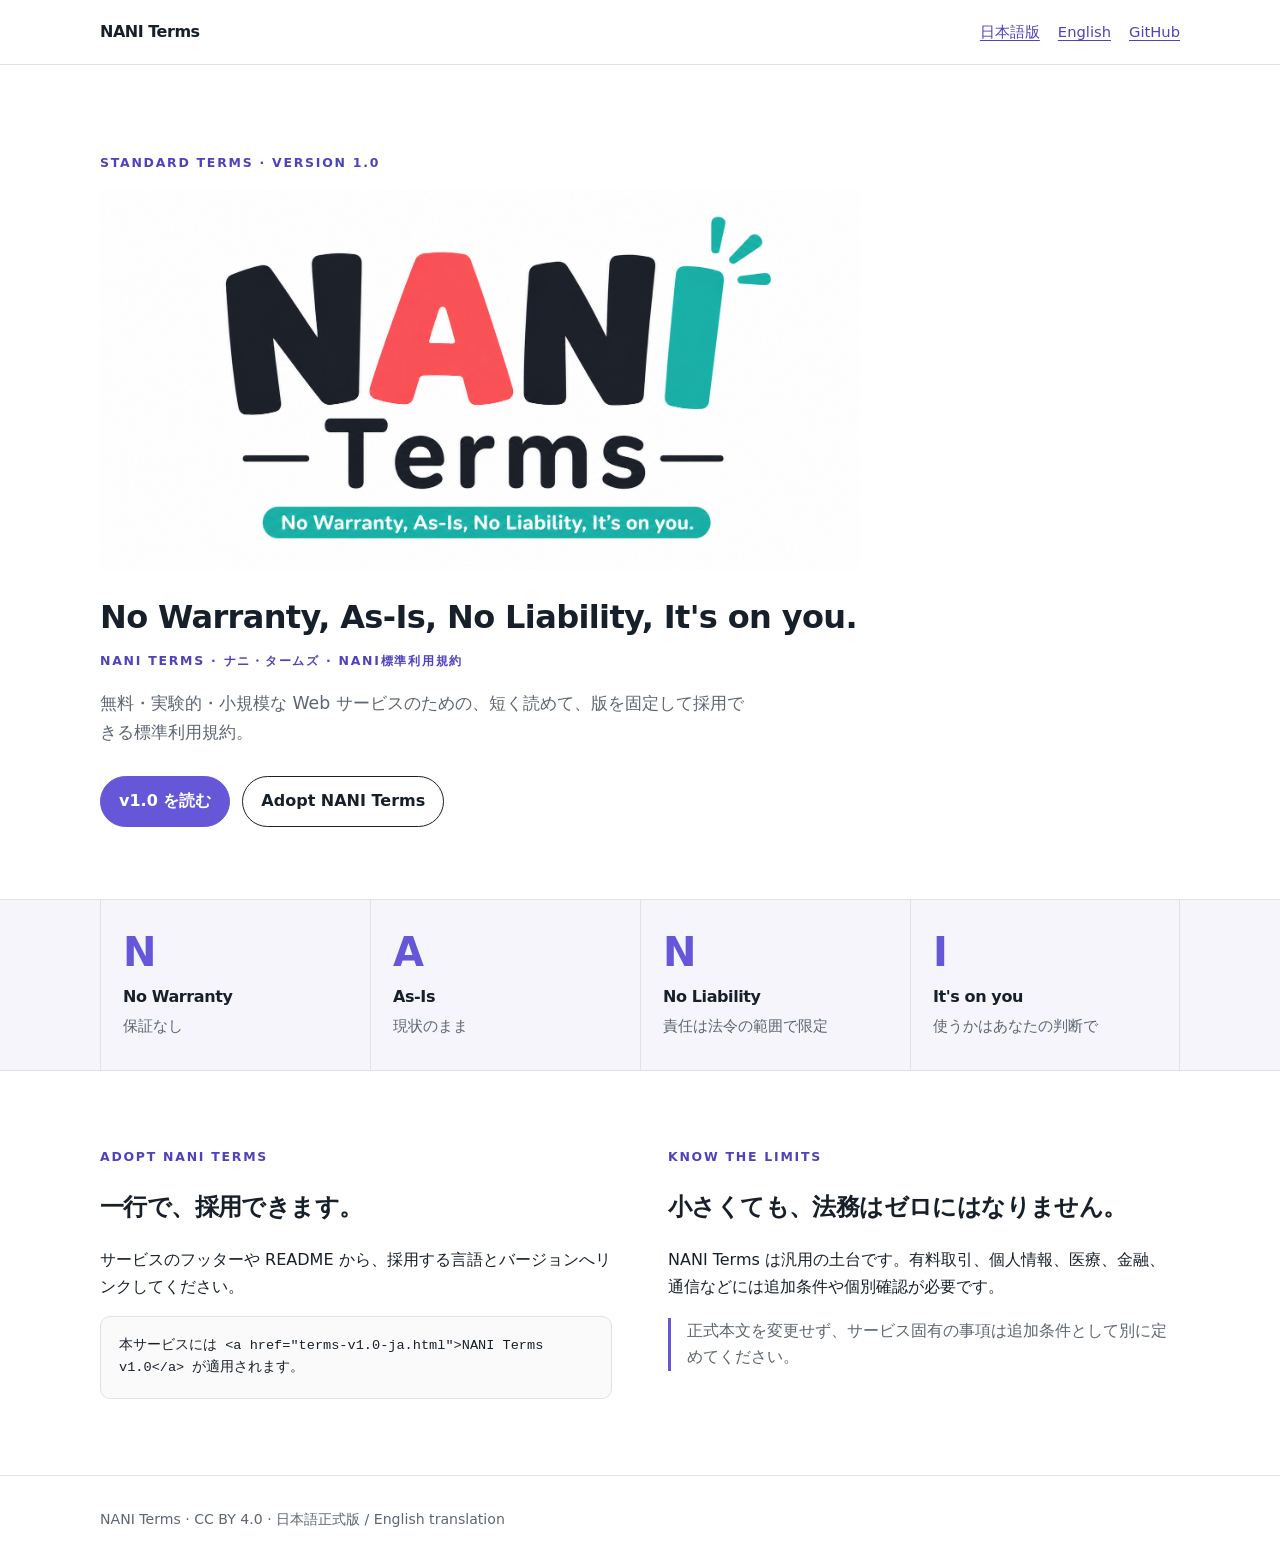
<file: docs/index.html>
<!doctype html>
<html lang="ja">
<head>
  <meta charset="utf-8">
  <meta name="viewport" content="width=device-width, initial-scale=1">
  <meta name="description" content="無料・実験的・小規模なサービスのためのシンプルな標準利用規約、NANI Terms。">
  <title>NANI Terms — Simple terms for small services</title>
  <link rel="stylesheet" href="style.css">
</head>
<body>
  <header><nav class="wrap" aria-label="メインナビゲーション">
    <a class="brand" href="index.html">NANI Terms</a>
    <div class="nav-links"><a href="terms-v1.0-ja.html">日本語版</a><a href="terms-v1.0-en.html" lang="en">English</a><a href="https://github.com/code4fukui/NANI-Terms">GitHub</a></div>
  </nav></header>
  <main>
    <div class="hero wrap">
      <div class="eyebrow">Standard terms · Version 1.0</div>
      <h1 class="sr-only">NANI Terms</h1>
      <img class="hero-logo" src="assets/logo.png" alt="NANI Terms — ナニ・タームズ">
      <p class="tagline"><strong>No Warranty, As-Is, No Liability, It's on you.</strong></p>
      <p class="eyebrow">NANI Terms · ナニ・タームズ · NANI標準利用規約</p>
      <p class="lede">無料・実験的・小規模な Web サービスのための、短く読めて、版を固定して採用できる標準利用規約。</p>
      <div class="actions"><a class="button primary" href="terms-v1.0-ja.html">v1.0 を読む</a><a class="button" href="#adopt">Adopt NANI Terms</a></div>
    </div>
    <div class="meaning"><div class="wrap grid">
      <article><span class="letter">N</span><div><h2>No Warranty</h2><p>保証なし</p></div></article>
      <article><span class="letter">A</span><div><h2>As-Is</h2><p>現状のまま</p></div></article>
      <article><span class="letter">N</span><div><h2>No Liability</h2><p>責任は法令の範囲で限定</p></div></article>
      <article><span class="letter">I</span><div><h2>It's on you</h2><p>使うかはあなたの判断で</p></div></article>
    </div></div>
    <section class="content wrap" id="adopt"><div class="two-col">
      <div><div class="eyebrow">Adopt NANI Terms</div><h2>一行で、採用できます。</h2><p>サービスのフッターや README から、採用する言語とバージョンへリンクしてください。</p><div class="snippet">本サービスには &lt;a href="terms-v1.0-ja.html"&gt;NANI Terms v1.0&lt;/a&gt; が適用されます。</div></div>
      <div><div class="eyebrow">Know the limits</div><h2>小さくても、法務はゼロにはなりません。</h2><p>NANI Terms は汎用の土台です。有料取引、個人情報、医療、金融、通信などには追加条件や個別確認が必要です。</p><p class="note">正式本文を変更せず、サービス固有の事項は追加条件として別に定めてください。</p></div>
    </div></section>
  </main>
  <footer><div class="wrap">NANI Terms · CC BY 4.0 · 日本語正式版 / English translation</div></footer>
</body>
</html>
</file>
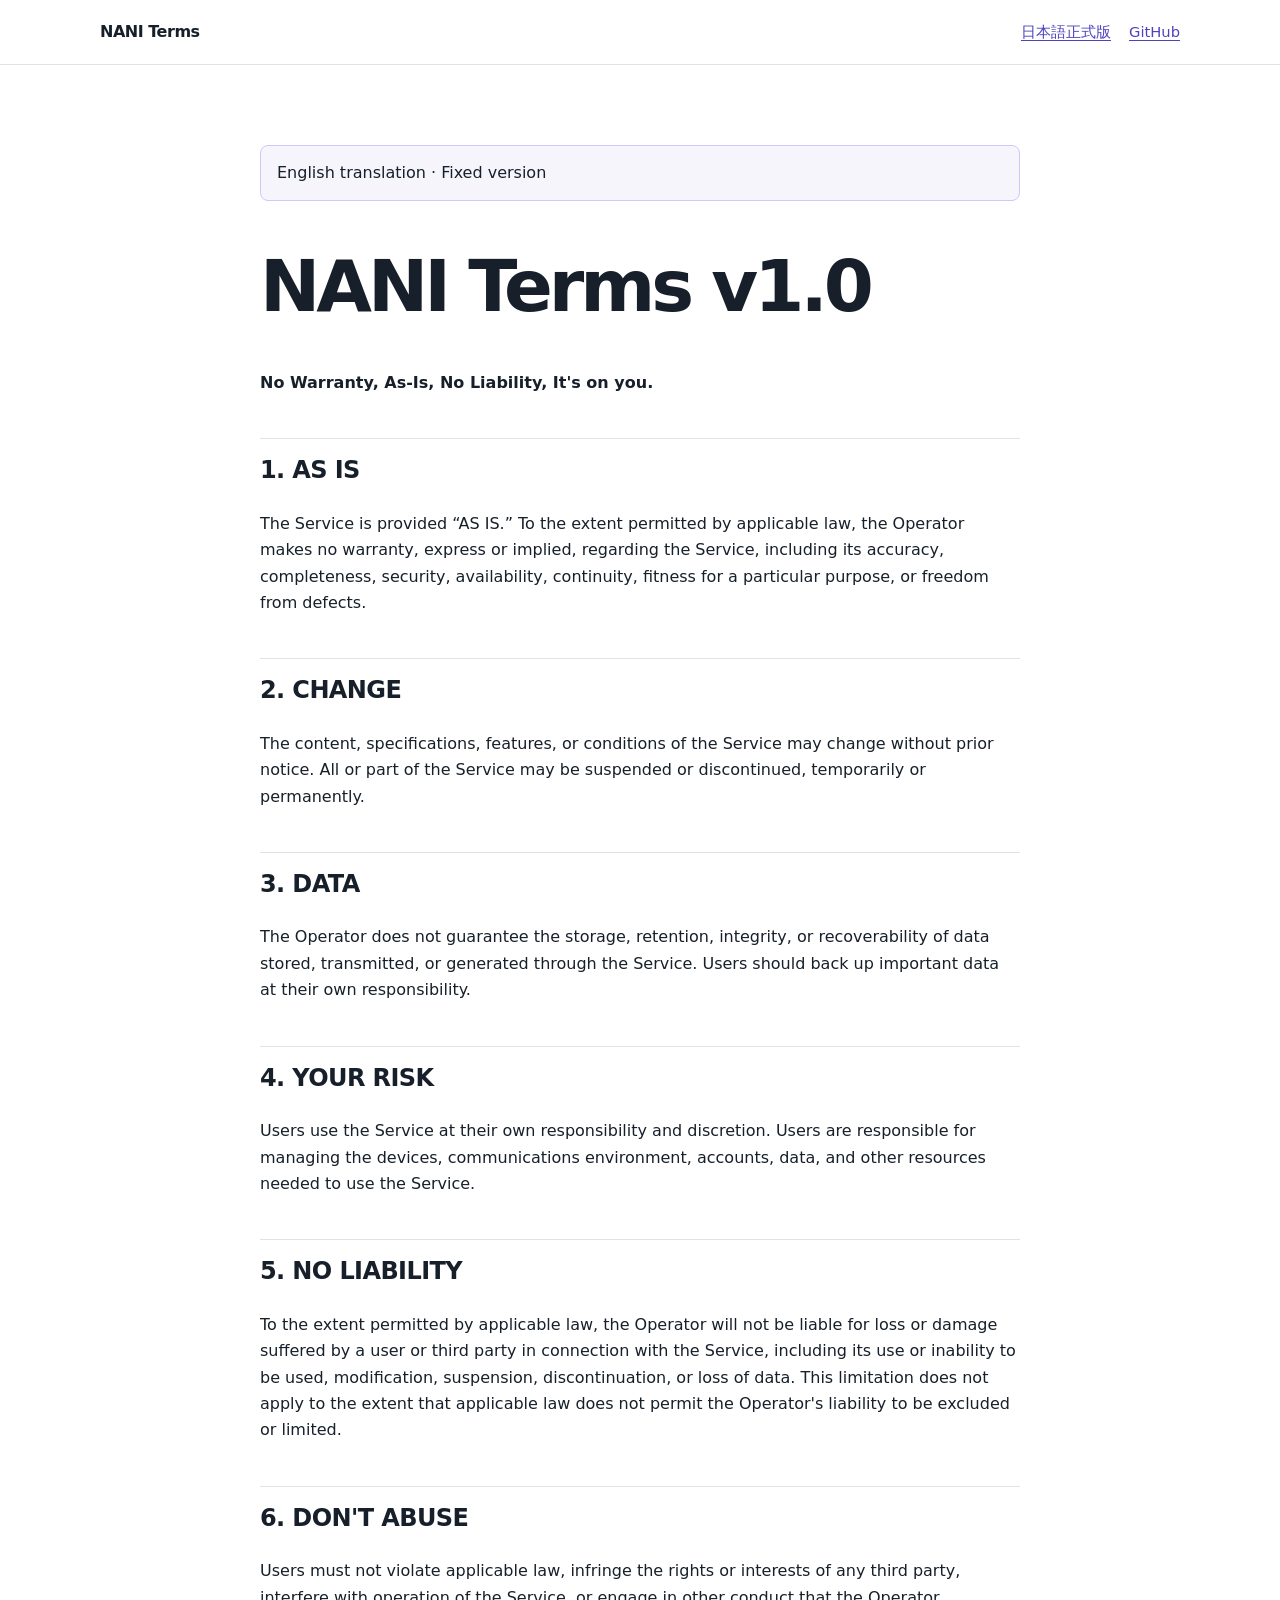
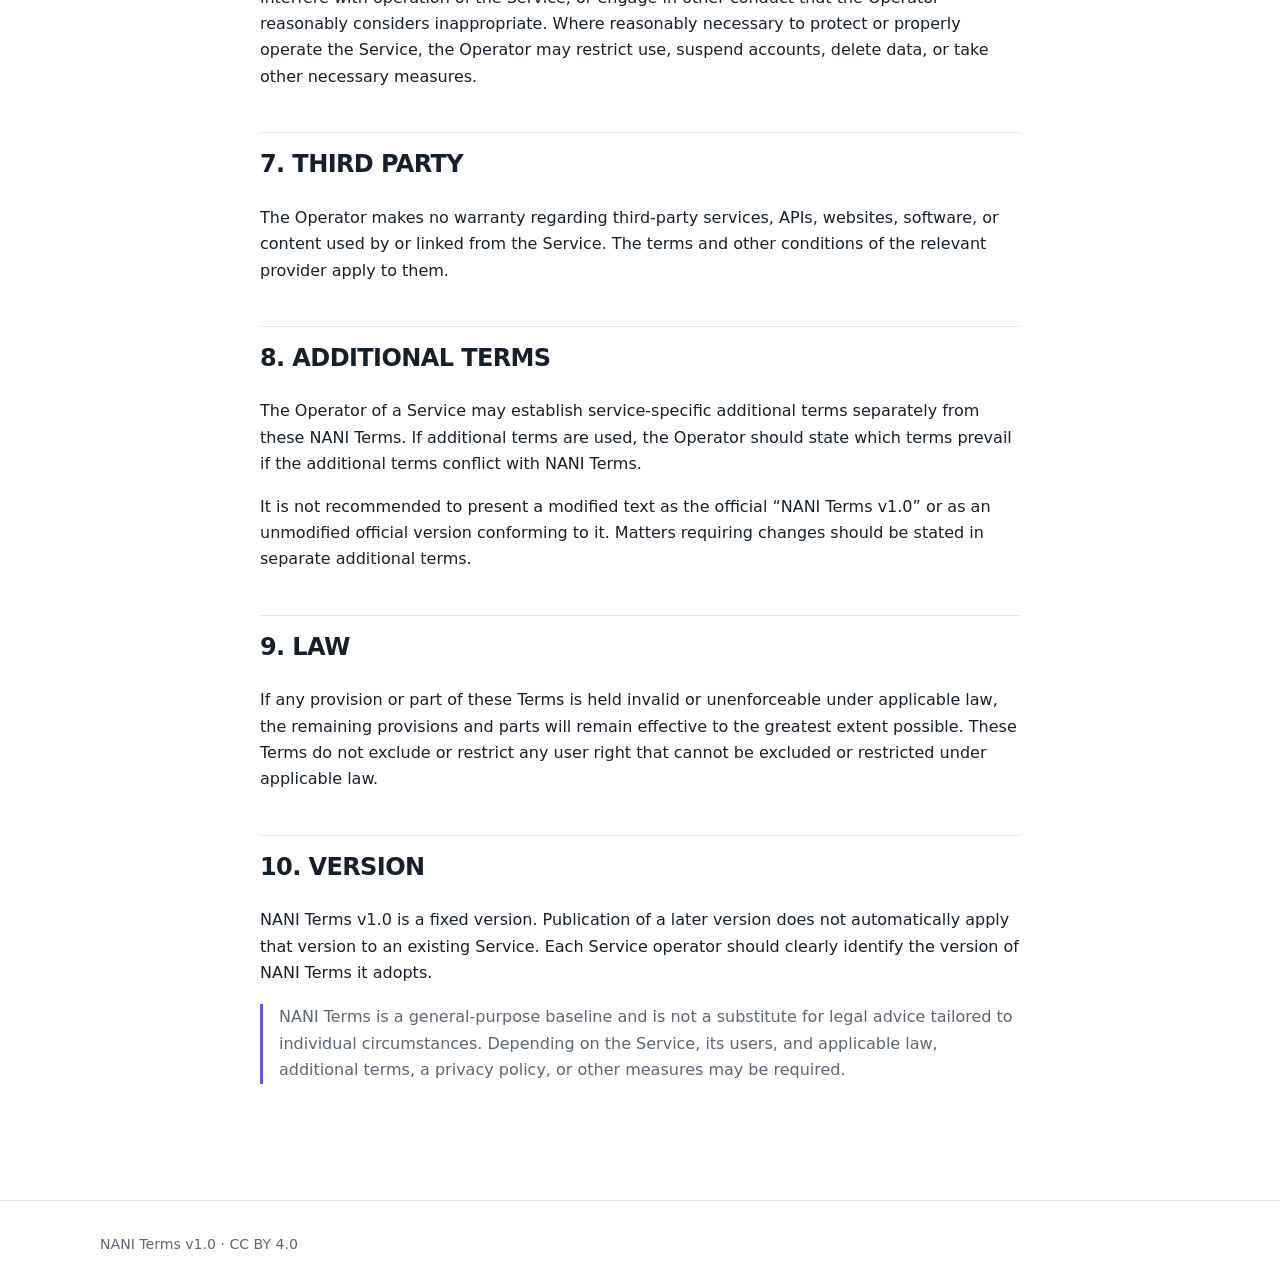
<file: docs/terms-v1.0-en.html>
<!doctype html><html lang="en"><head><meta charset="utf-8"><meta name="viewport" content="width=device-width,initial-scale=1"><title>NANI Terms v1.0 — English</title><link rel="stylesheet" href="style.css"></head><body>
<header><nav class="wrap"><a class="brand" href="index.html">NANI Terms</a><div class="nav-links"><a href="terms-v1.0-ja.html" lang="ja">日本語正式版</a><a href="https://github.com/code4fukui/NANI-Terms/blob/main/versions/v1.0/TERMS-en.md">GitHub</a></div></nav></header>
<main class="terms"><p class="official">English translation · Fixed version</p><h1>NANI Terms v1.0</h1><p><strong>No Warranty, As-Is, No Liability, It's on you.</strong></p>
<h2>1. AS IS</h2><p>The Service is provided “AS IS.” To the extent permitted by applicable law, the Operator makes no warranty, express or implied, regarding the Service, including its accuracy, completeness, security, availability, continuity, fitness for a particular purpose, or freedom from defects.</p>
<h2>2. CHANGE</h2><p>The content, specifications, features, or conditions of the Service may change without prior notice. All or part of the Service may be suspended or discontinued, temporarily or permanently.</p>
<h2>3. DATA</h2><p>The Operator does not guarantee the storage, retention, integrity, or recoverability of data stored, transmitted, or generated through the Service. Users should back up important data at their own responsibility.</p>
<h2>4. YOUR RISK</h2><p>Users use the Service at their own responsibility and discretion. Users are responsible for managing the devices, communications environment, accounts, data, and other resources needed to use the Service.</p>
<h2>5. NO LIABILITY</h2><p>To the extent permitted by applicable law, the Operator will not be liable for loss or damage suffered by a user or third party in connection with the Service, including its use or inability to be used, modification, suspension, discontinuation, or loss of data. This limitation does not apply to the extent that applicable law does not permit the Operator's liability to be excluded or limited.</p>
<h2>6. DON'T ABUSE</h2><p>Users must not violate applicable law, infringe the rights or interests of any third party, interfere with operation of the Service, or engage in other conduct that the Operator reasonably considers inappropriate. Where reasonably necessary to protect or properly operate the Service, the Operator may restrict use, suspend accounts, delete data, or take other necessary measures.</p>
<h2>7. THIRD PARTY</h2><p>The Operator makes no warranty regarding third-party services, APIs, websites, software, or content used by or linked from the Service. The terms and other conditions of the relevant provider apply to them.</p>
<h2>8. ADDITIONAL TERMS</h2><p>The Operator of a Service may establish service-specific additional terms separately from these NANI Terms. If additional terms are used, the Operator should state which terms prevail if the additional terms conflict with NANI Terms.</p><p>It is not recommended to present a modified text as the official “NANI Terms v1.0” or as an unmodified official version conforming to it. Matters requiring changes should be stated in separate additional terms.</p>
<h2>9. LAW</h2><p>If any provision or part of these Terms is held invalid or unenforceable under applicable law, the remaining provisions and parts will remain effective to the greatest extent possible. These Terms do not exclude or restrict any user right that cannot be excluded or restricted under applicable law.</p>
<h2>10. VERSION</h2><p>NANI Terms v1.0 is a fixed version. Publication of a later version does not automatically apply that version to an existing Service. Each Service operator should clearly identify the version of NANI Terms it adopts.</p>
<p class="note">NANI Terms is a general-purpose baseline and is not a substitute for legal advice tailored to individual circumstances. Depending on the Service, its users, and applicable law, additional terms, a privacy policy, or other measures may be required.</p></main><footer><div class="wrap">NANI Terms v1.0 · CC BY 4.0</div></footer></body></html>
</file>
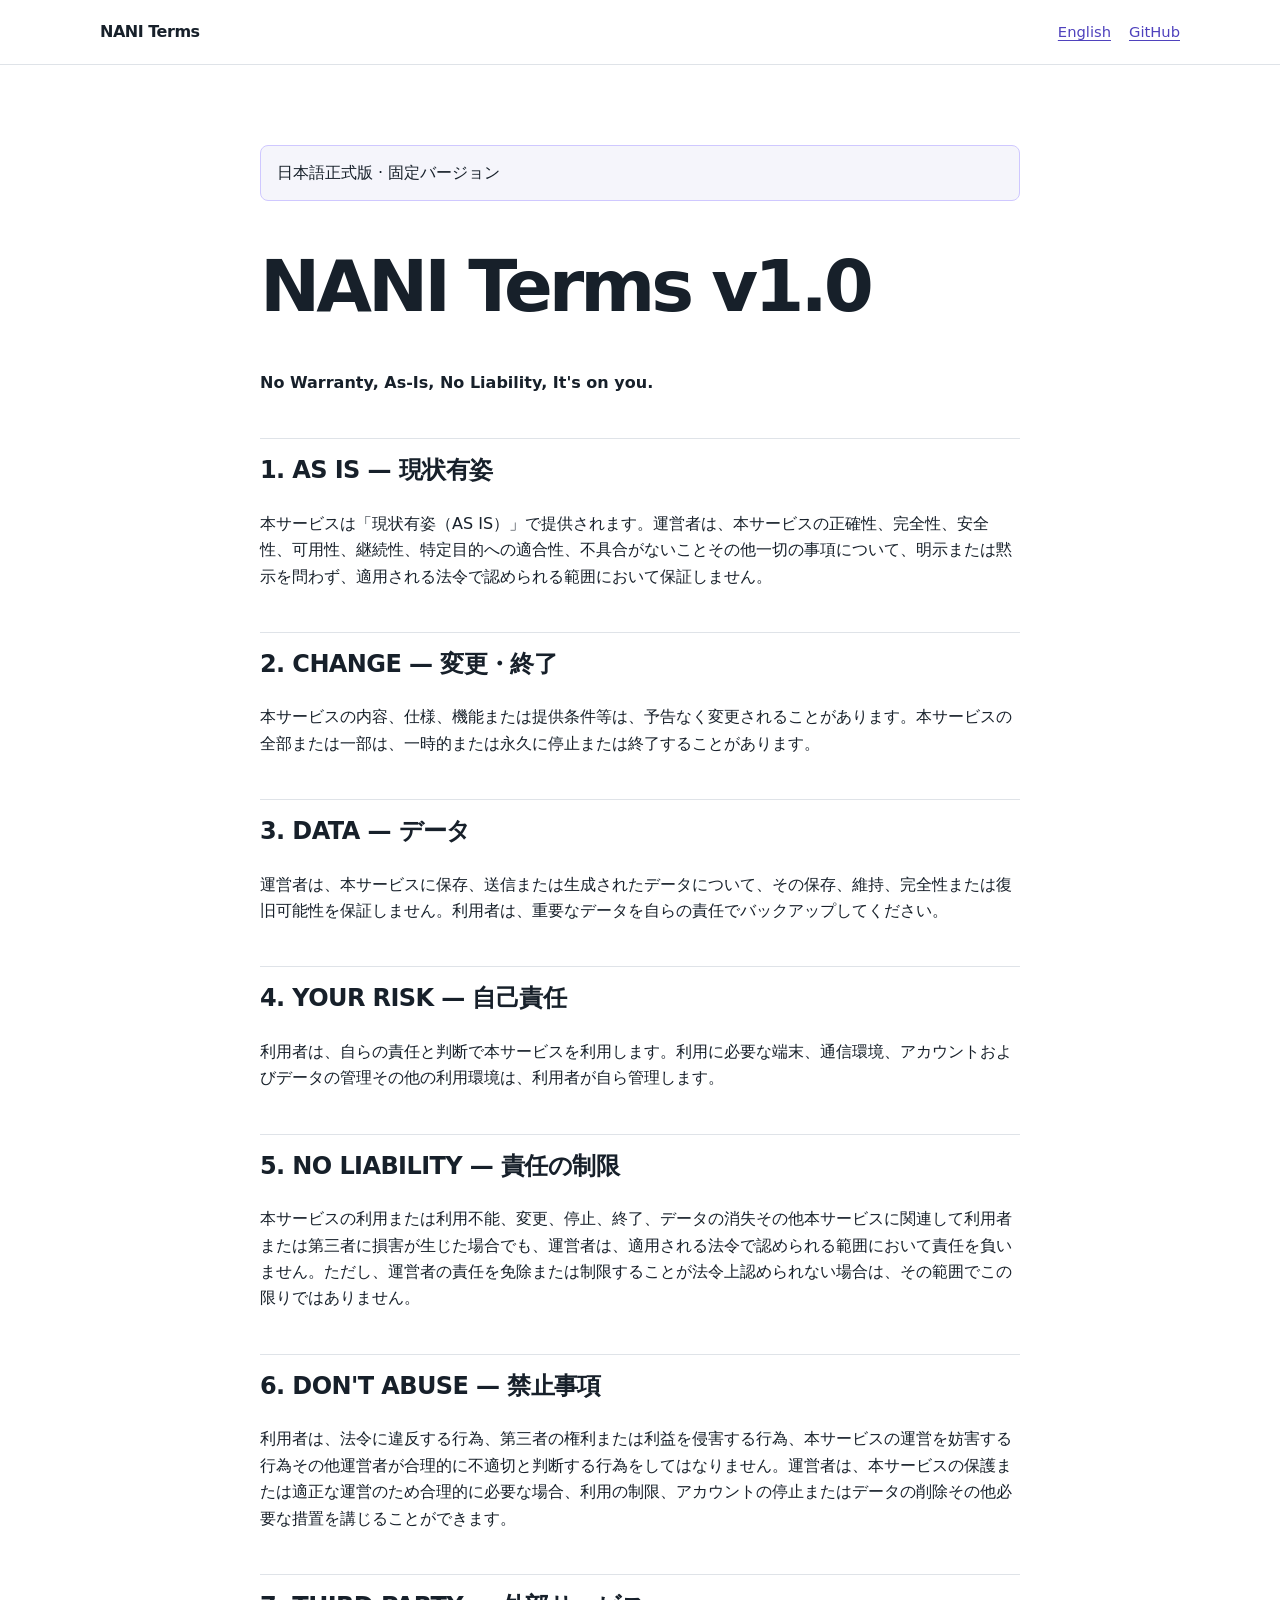
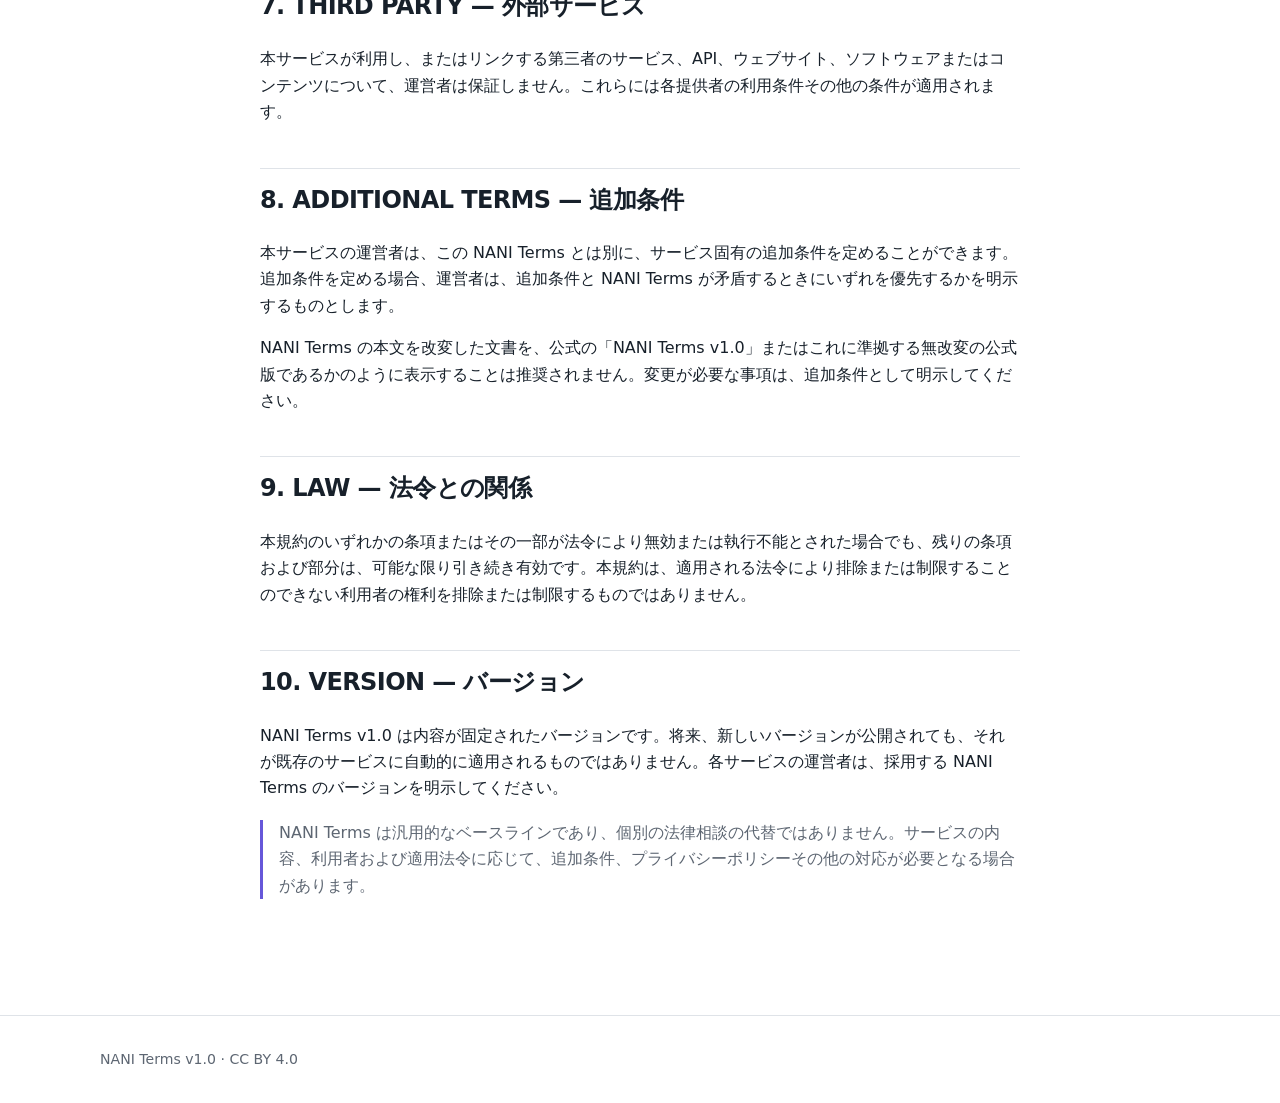
<file: docs/terms-v1.0-ja.html>
<!doctype html><html lang="ja"><head><meta charset="utf-8"><meta name="viewport" content="width=device-width,initial-scale=1"><title>NANI Terms v1.0 — 日本語正式版</title><link rel="stylesheet" href="style.css"></head><body>
<header><nav class="wrap"><a class="brand" href="index.html">NANI Terms</a><div class="nav-links"><a href="terms-v1.0-en.html" lang="en">English</a><a href="https://github.com/code4fukui/NANI-Terms/blob/main/versions/v1.0/TERMS-ja.md">GitHub</a></div></nav></header>
<main class="terms"><p class="official">日本語正式版 · 固定バージョン</p><h1>NANI Terms v1.0</h1><p><strong>No Warranty, As-Is, No Liability, It's on you.</strong></p>
<h2>1. AS IS — 現状有姿</h2><p>本サービスは「現状有姿（AS IS）」で提供されます。運営者は、本サービスの正確性、完全性、安全性、可用性、継続性、特定目的への適合性、不具合がないことその他一切の事項について、明示または黙示を問わず、適用される法令で認められる範囲において保証しません。</p>
<h2>2. CHANGE — 変更・終了</h2><p>本サービスの内容、仕様、機能または提供条件等は、予告なく変更されることがあります。本サービスの全部または一部は、一時的または永久に停止または終了することがあります。</p>
<h2>3. DATA — データ</h2><p>運営者は、本サービスに保存、送信または生成されたデータについて、その保存、維持、完全性または復旧可能性を保証しません。利用者は、重要なデータを自らの責任でバックアップしてください。</p>
<h2>4. YOUR RISK — 自己責任</h2><p>利用者は、自らの責任と判断で本サービスを利用します。利用に必要な端末、通信環境、アカウントおよびデータの管理その他の利用環境は、利用者が自ら管理します。</p>
<h2>5. NO LIABILITY — 責任の制限</h2><p>本サービスの利用または利用不能、変更、停止、終了、データの消失その他本サービスに関連して利用者または第三者に損害が生じた場合でも、運営者は、適用される法令で認められる範囲において責任を負いません。ただし、運営者の責任を免除または制限することが法令上認められない場合は、その範囲でこの限りではありません。</p>
<h2>6. DON'T ABUSE — 禁止事項</h2><p>利用者は、法令に違反する行為、第三者の権利または利益を侵害する行為、本サービスの運営を妨害する行為その他運営者が合理的に不適切と判断する行為をしてはなりません。運営者は、本サービスの保護または適正な運営のため合理的に必要な場合、利用の制限、アカウントの停止またはデータの削除その他必要な措置を講じることができます。</p>
<h2>7. THIRD PARTY — 外部サービス</h2><p>本サービスが利用し、またはリンクする第三者のサービス、API、ウェブサイト、ソフトウェアまたはコンテンツについて、運営者は保証しません。これらには各提供者の利用条件その他の条件が適用されます。</p>
<h2>8. ADDITIONAL TERMS — 追加条件</h2><p>本サービスの運営者は、この NANI Terms とは別に、サービス固有の追加条件を定めることができます。追加条件を定める場合、運営者は、追加条件と NANI Terms が矛盾するときにいずれを優先するかを明示するものとします。</p><p>NANI Terms の本文を改変した文書を、公式の「NANI Terms v1.0」またはこれに準拠する無改変の公式版であるかのように表示することは推奨されません。変更が必要な事項は、追加条件として明示してください。</p>
<h2>9. LAW — 法令との関係</h2><p>本規約のいずれかの条項またはその一部が法令により無効または執行不能とされた場合でも、残りの条項および部分は、可能な限り引き続き有効です。本規約は、適用される法令により排除または制限することのできない利用者の権利を排除または制限するものではありません。</p>
<h2>10. VERSION — バージョン</h2><p>NANI Terms v1.0 は内容が固定されたバージョンです。将来、新しいバージョンが公開されても、それが既存のサービスに自動的に適用されるものではありません。各サービスの運営者は、採用する NANI Terms のバージョンを明示してください。</p>
<p class="note">NANI Terms は汎用的なベースラインであり、個別の法律相談の代替ではありません。サービスの内容、利用者および適用法令に応じて、追加条件、プライバシーポリシーその他の対応が必要となる場合があります。</p></main><footer><div class="wrap">NANI Terms v1.0 · CC BY 4.0</div></footer></body></html>
</file>
<file: docs/style.css>
:root {
  --ink: #17202a;
  --muted: #5d6672;
  --line: #dfe3e8;
  --paper: #fff;
  --soft: #f5f5fb;
  --accent: #6657d9;
  --accent-dark: #4f42bd;
  color-scheme: light;
  font-family: Inter, ui-sans-serif, system-ui, -apple-system, BlinkMacSystemFont, "Segoe UI", sans-serif;
  line-height: 1.65;
}
* { box-sizing: border-box; }
html { scroll-behavior: smooth; }
body { margin: 0; color: var(--ink); background: var(--paper); }
a { color: var(--accent-dark); text-underline-offset: .2em; }
a:hover { text-decoration-thickness: 2px; }
.wrap { width: min(1080px, calc(100% - 40px)); margin: 0 auto; }
header { border-bottom: 1px solid var(--line); }
nav { min-height: 64px; display: flex; align-items: center; justify-content: space-between; gap: 20px; }
.brand { color: var(--ink); text-decoration: none; font-weight: 800; letter-spacing: -.03em; }
.nav-links { display: flex; flex-wrap: wrap; gap: 18px; font-size: .92rem; }
.hero { padding: 88px 0 72px; }
.eyebrow { color: var(--accent-dark); font-size: .78rem; font-weight: 800; letter-spacing: .14em; text-transform: uppercase; }
.nani { margin: 12px 0 4px; font-size: clamp(5rem, 18vw, 12rem); line-height: .84; letter-spacing: -.085em; }
.hero-logo { display: block; width: min(100%, 760px); height: auto; margin: 16px 0 8px; }
.sr-only { position: absolute; width: 1px; height: 1px; padding: 0; margin: -1px; overflow: hidden; clip: rect(0, 0, 0, 0); white-space: nowrap; border: 0; }
.tagline { margin: 26px 0 0; max-width: 760px; font-size: clamp(1.25rem, 3vw, 2rem); line-height: 1.35; letter-spacing: -.02em; }
.lede { max-width: 650px; color: var(--muted); font-size: 1.08rem; }
.actions { display: flex; flex-wrap: wrap; gap: 12px; margin-top: 30px; }
.button { display: inline-block; padding: 11px 18px; border: 1px solid var(--ink); border-radius: 999px; color: var(--ink); text-decoration: none; font-weight: 700; }
.button.primary { border-color: var(--accent); color: #fff; background: var(--accent); }
.button:hover { transform: translateY(-1px); }
.meaning { border-block: 1px solid var(--line); background: var(--soft); }
.grid { display: grid; grid-template-columns: repeat(4, 1fr); }
.meaning article { padding: 32px 22px; border-left: 1px solid var(--line); }
.meaning article:last-child { border-right: 1px solid var(--line); }
.letter { display: block; color: var(--accent); font-size: 2.5rem; font-weight: 900; line-height: 1; }
.meaning h2 { margin: 12px 0 4px; font-size: 1rem; }
.meaning p { margin: 0; color: var(--muted); font-size: .92rem; }
section.content { padding: 76px 0; }
.two-col { display: grid; grid-template-columns: 1fr 1fr; gap: 56px; }
h2 { letter-spacing: -.025em; }
.snippet { padding: 18px; border: 1px solid var(--line); border-radius: 10px; overflow-x: auto; background: #fafafa; font-family: ui-monospace, SFMono-Regular, Menlo, monospace; font-size: .85rem; }
.note { margin-top: 18px; padding-left: 16px; border-left: 3px solid var(--accent); color: var(--muted); }
.terms { width: min(760px, calc(100% - 40px)); margin: 0 auto; padding: 64px 0 100px; }
.terms h1 { font-size: clamp(2.4rem, 8vw, 4.5rem); line-height: 1; letter-spacing: -.055em; }
.terms h2 { margin-top: 42px; padding-top: 12px; border-top: 1px solid var(--line); }
.official { padding: 14px 16px; border: 1px solid #cfc8ff; border-radius: 8px; background: var(--soft); }
footer { padding: 32px 0; border-top: 1px solid var(--line); color: var(--muted); font-size: .88rem; }
@media (max-width: 720px) {
  .wrap { width: min(100% - 28px, 1080px); }
  .hero { padding: 62px 0 52px; }
  .grid, .two-col { grid-template-columns: 1fr; }
  .meaning article, .meaning article:last-child { border: 0; border-bottom: 1px solid var(--line); }
  .meaning article { display: grid; grid-template-columns: 50px 1fr; gap: 12px; }
  .meaning article p { grid-column: 2; }
}
</file>
